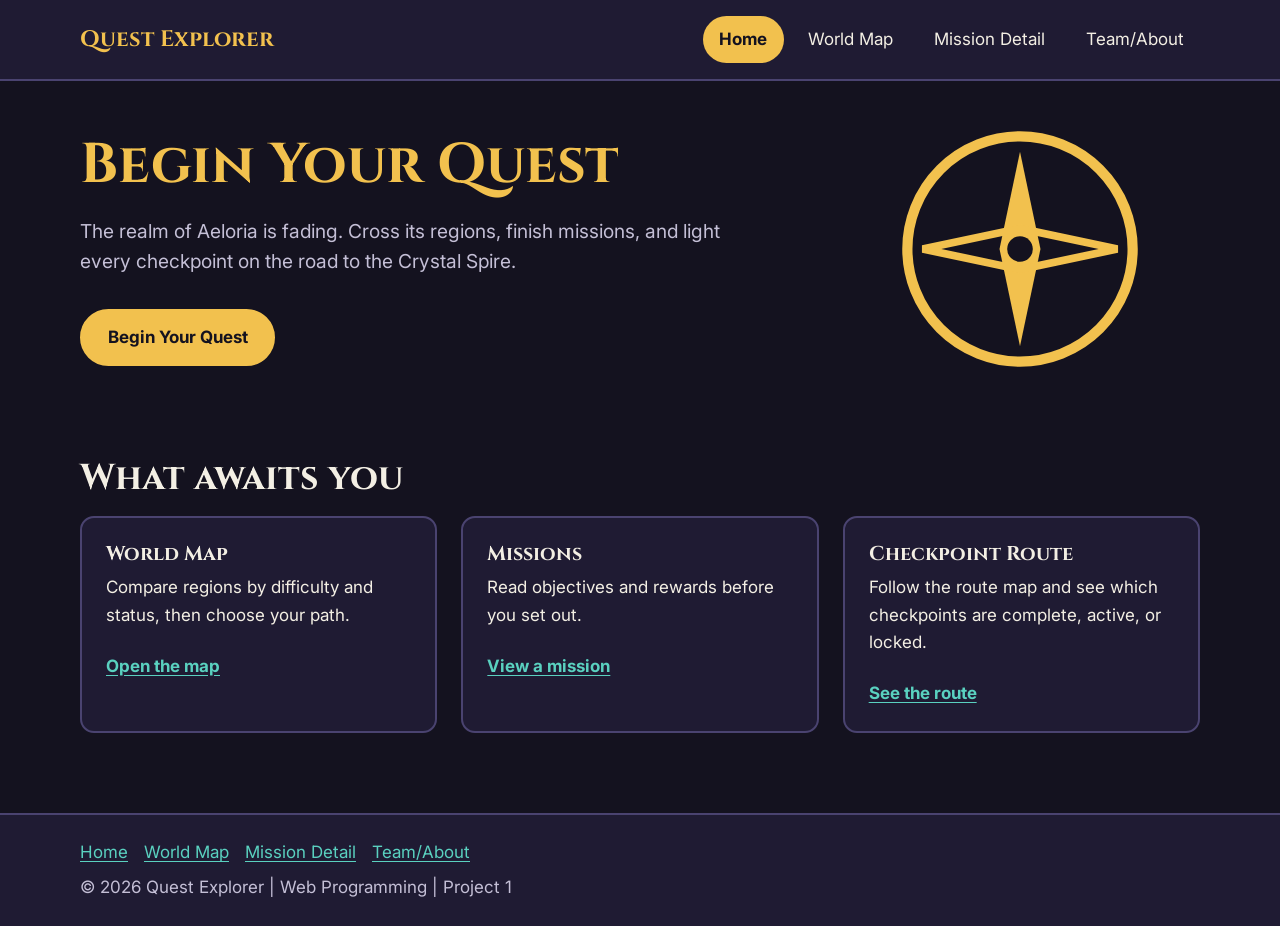
<file: index.html>
<!DOCTYPE html>
<html lang="en">
<head>
  <meta charset="utf-8">
  <meta name="viewport" content="width=device-width, initial-scale=1">
  <title>Quest Explorer | Home</title>
  <meta name="description" content="Quest Explorer is a fun adventure world you explore region by region.">
  <link rel="preconnect" href="https://fonts.googleapis.com">
  <link rel="preconnect" href="https://fonts.gstatic.com" crossorigin>
  <link href="https://fonts.googleapis.com/css2?family=Cinzel:wght@600;700&family=Inter:wght@400;600;700&display=swap" rel="stylesheet">
  <link rel="stylesheet" href="css/tokens.css">
  <link rel="stylesheet" href="css/base.css">
  <link rel="stylesheet" href="css/components.css">
  <link rel="stylesheet" href="css/layout.css">
  <link rel="stylesheet" href="css/motion.css">
</head>
<body>
  <a class="skip-link" href="#main">Skip to main content</a>

  <header class="site-header">
    <div class="container">
      <a class="brand" href="index.html">Quest Explorer</a>
      <nav aria-label="Main">
        <ul class="nav-list">
          <li><a href="index.html" aria-current="page">Home</a></li>
          <li><a href="map.html">World Map</a></li>
          <li><a href="mission.html">Mission Detail</a></li>
          <li><a href="about.html">Team/About</a></li>
        </ul>
      </nav>
    </div>
  </header>

  <main id="main">
    <section class="hero" aria-labelledby="hero-title">
      <div class="container">
        <div class="stack">
          <h1 id="hero-title">Begin Your Quest</h1>
          <p class="lead">The realm of Aeloria is fading. Cross its regions, finish missions, and light every checkpoint on the road to the Crystal Spire.</p>
          <a class="btn" href="map.html">Begin Your Quest</a>
        </div>
        <svg class="hero-emblem" viewBox="0 0 100 100" role="img" aria-label="Golden compass emblem">
          <circle cx="50" cy="50" r="44" fill="none" stroke="currentColor" stroke-width="4"/>
          <polygon points="50,12 58,50 50,88 42,50" fill="currentColor"/>
          <polygon points="12,50 50,42 88,50 50,58" fill="none" stroke="currentColor" stroke-width="3"/>
          <circle cx="50" cy="50" r="5" fill="#14121f"/>
        </svg>
      </div>
    </section>

    <section aria-labelledby="features-title">
      <div class="container">
        <h2 id="features-title">What awaits you</h2>
        <div class="features">
          <article class="card">
            <h3>World Map</h3>
            <p>Compare regions by difficulty and status, then choose your path.</p>
            <a class="card-link" href="map.html">Open the map</a>
          </article>
          <article class="card">
            <h3>Missions</h3>
            <p>Read objectives and rewards before you set out.</p>
            <a class="card-link" href="mission.html">View a mission</a>
          </article>
          <article class="card">
            <h3>Checkpoint Route</h3>
            <p>Follow the route map and see which checkpoints are complete, active, or locked.</p>
            <a class="card-link" href="mission.html#route">See the route</a>
          </article>
        </div>
      </div>
    </section>
  </main>

  <footer class="site-footer">
    <div class="container">
      <nav aria-label="Footer">
        <ul>
          <li><a href="index.html">Home</a></li>
          <li><a href="map.html">World Map</a></li>
          <li><a href="mission.html">Mission Detail</a></li>
          <li><a href="about.html">Team/About</a></li>
        </ul>
      </nav>
      <p>&copy; 2026 Quest Explorer | Web Programming | Project 1</p>
    </div>
  </footer>
</body>
</html>
</file>
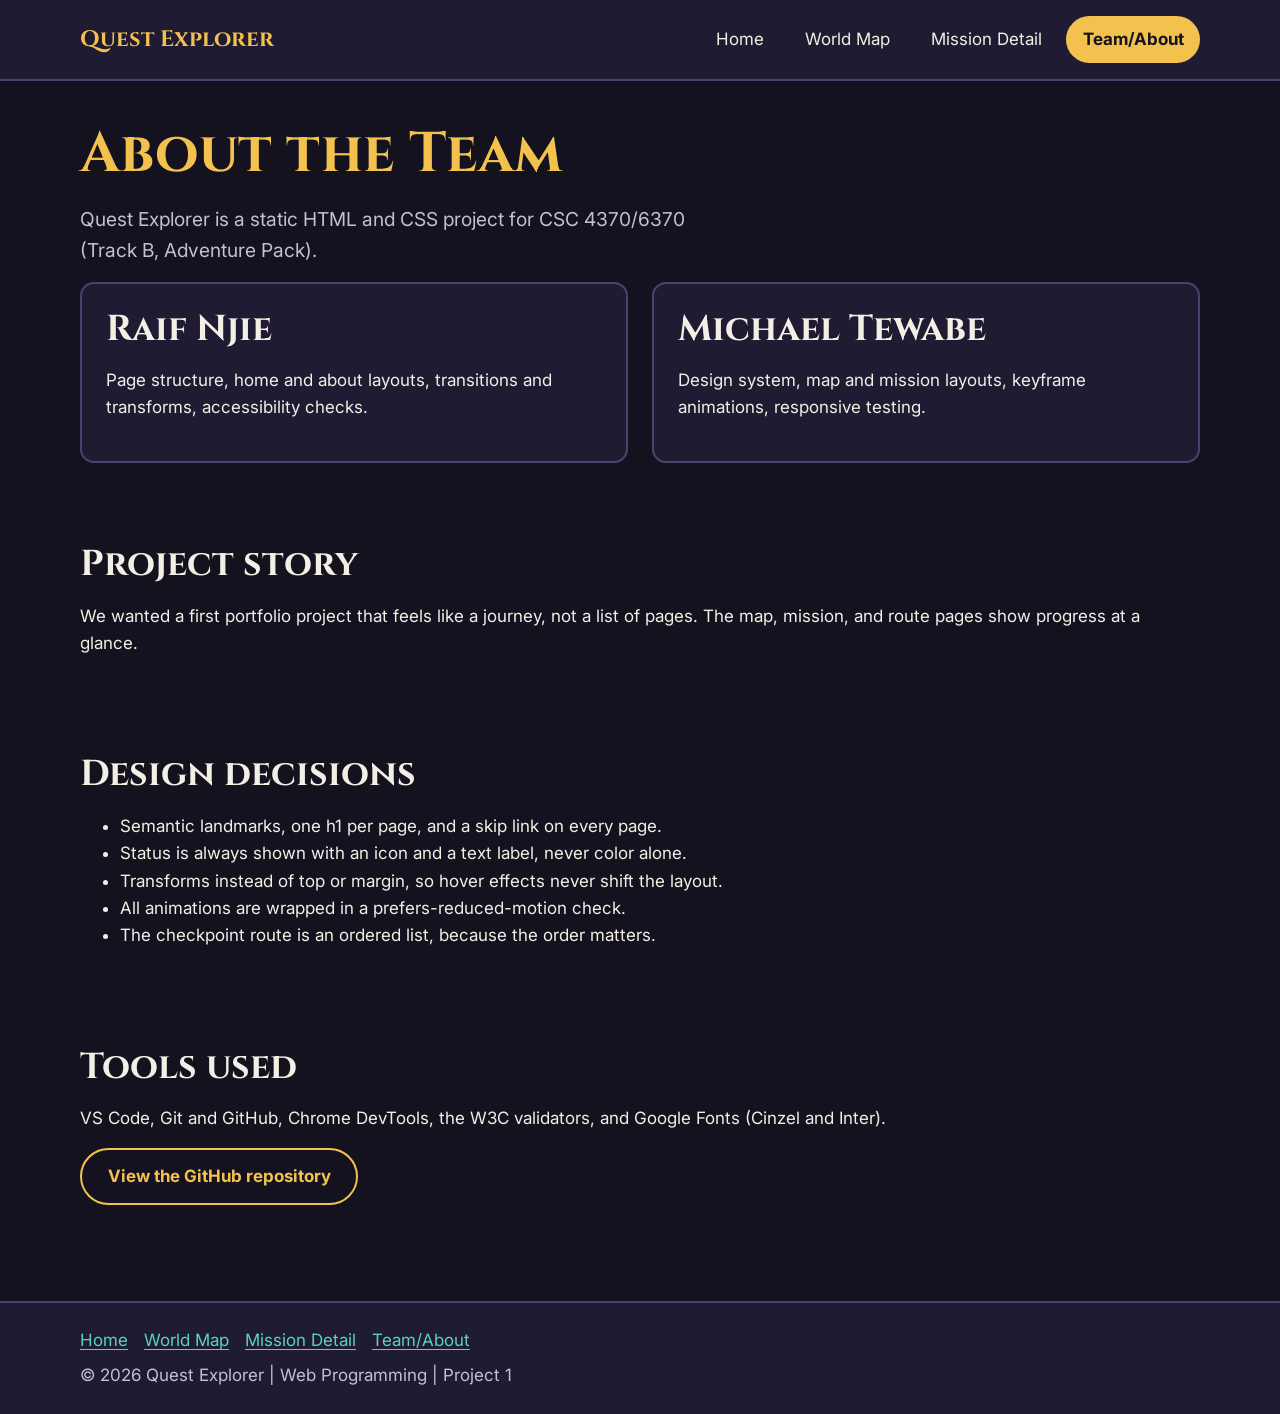
<file: about.html>
<!DOCTYPE html>
<html lang="en">
<head>
  <meta charset="utf-8">
  <meta name="viewport" content="width=device-width, initial-scale=1">
  <title>Quest Explorer | Team/About</title>
  <meta name="description" content="The team, story, and design decisions behind Quest Explorer.">
  <link rel="preconnect" href="https://fonts.googleapis.com">
  <link rel="preconnect" href="https://fonts.gstatic.com" crossorigin>
  <link href="https://fonts.googleapis.com/css2?family=Cinzel:wght@600;700&family=Inter:wght@400;600;700&display=swap" rel="stylesheet">
  <link rel="stylesheet" href="css/tokens.css">
  <link rel="stylesheet" href="css/base.css">
  <link rel="stylesheet" href="css/components.css">
  <link rel="stylesheet" href="css/layout.css">
  <link rel="stylesheet" href="css/motion.css">
</head>
<body>
  <a class="skip-link" href="#main">Skip to main content</a>

  <header class="site-header">
    <div class="container">
      <a class="brand" href="index.html">Quest Explorer</a>
      <nav aria-label="Main">
        <ul class="nav-list">
          <li><a href="index.html">Home</a></li>
          <li><a href="map.html">World Map</a></li>
          <li><a href="mission.html">Mission Detail</a></li>
          <li><a href="about.html" aria-current="page">Team/About</a></li>
        </ul>
      </nav>
    </div>
  </header>

  <main id="main">
    <div class="container">
      <section aria-labelledby="about-title">
        <h1 id="about-title">About the Team</h1>
        <p class="lead">Quest Explorer is a static HTML and CSS project for CSC 4370/6370 (Track B, Adventure Pack).</p>
        <div class="team-grid">
          <article class="card">
            <h2>Raif Njie</h2>
            <p>Page structure, home and about layouts, transitions and transforms, accessibility checks.</p>
          </article>
          <article class="card">
            <h2>Michael Tewabe</h2>
            <p>Design system, map and mission layouts, keyframe animations, responsive testing.</p>
          </article>
        </div>
      </section>

      <section aria-labelledby="story-title">
        <h2 id="story-title">Project story</h2>
        <p>We wanted a first portfolio project that feels like a journey, not a list of pages. The map, mission, and route pages show progress at a glance.</p>
      </section>

      <section aria-labelledby="design-title">
        <h2 id="design-title">Design decisions</h2>
        <ul>
          <li>Semantic landmarks, one h1 per page, and a skip link on every page.</li>
          <li>Status is always shown with an icon and a text label, never color alone.</li>
          <li>Transforms instead of top or margin, so hover effects never shift the layout.</li>
          <li>All animations are wrapped in a prefers-reduced-motion check.</li>
          <li>The checkpoint route is an ordered list, because the order matters.</li>
        </ul>
      </section>

      <section aria-labelledby="tools-title">
        <h2 id="tools-title">Tools used</h2>
        <p>VS Code, Git and GitHub, Chrome DevTools, the W3C validators, and Google Fonts (Cinzel and Inter).</p>
        <p><a class="btn btn-outline" href="https://github.com/raifnjie/web-prog-project1-team-reedmii/tree/main">View the GitHub repository</a></p>
      </section>
    </div>
  </main>

  <footer class="site-footer">
    <div class="container">
      <nav aria-label="Footer">
        <ul>
          <li><a href="index.html">Home</a></li>
          <li><a href="map.html">World Map</a></li>
          <li><a href="mission.html">Mission Detail</a></li>
          <li><a href="about.html">Team/About</a></li>
        </ul>
      </nav>
      <p>&copy; 2026 Quest Explorer | Web Programming | Project 1</p>
    </div>
  </footer>
</body>
</html>
</file>
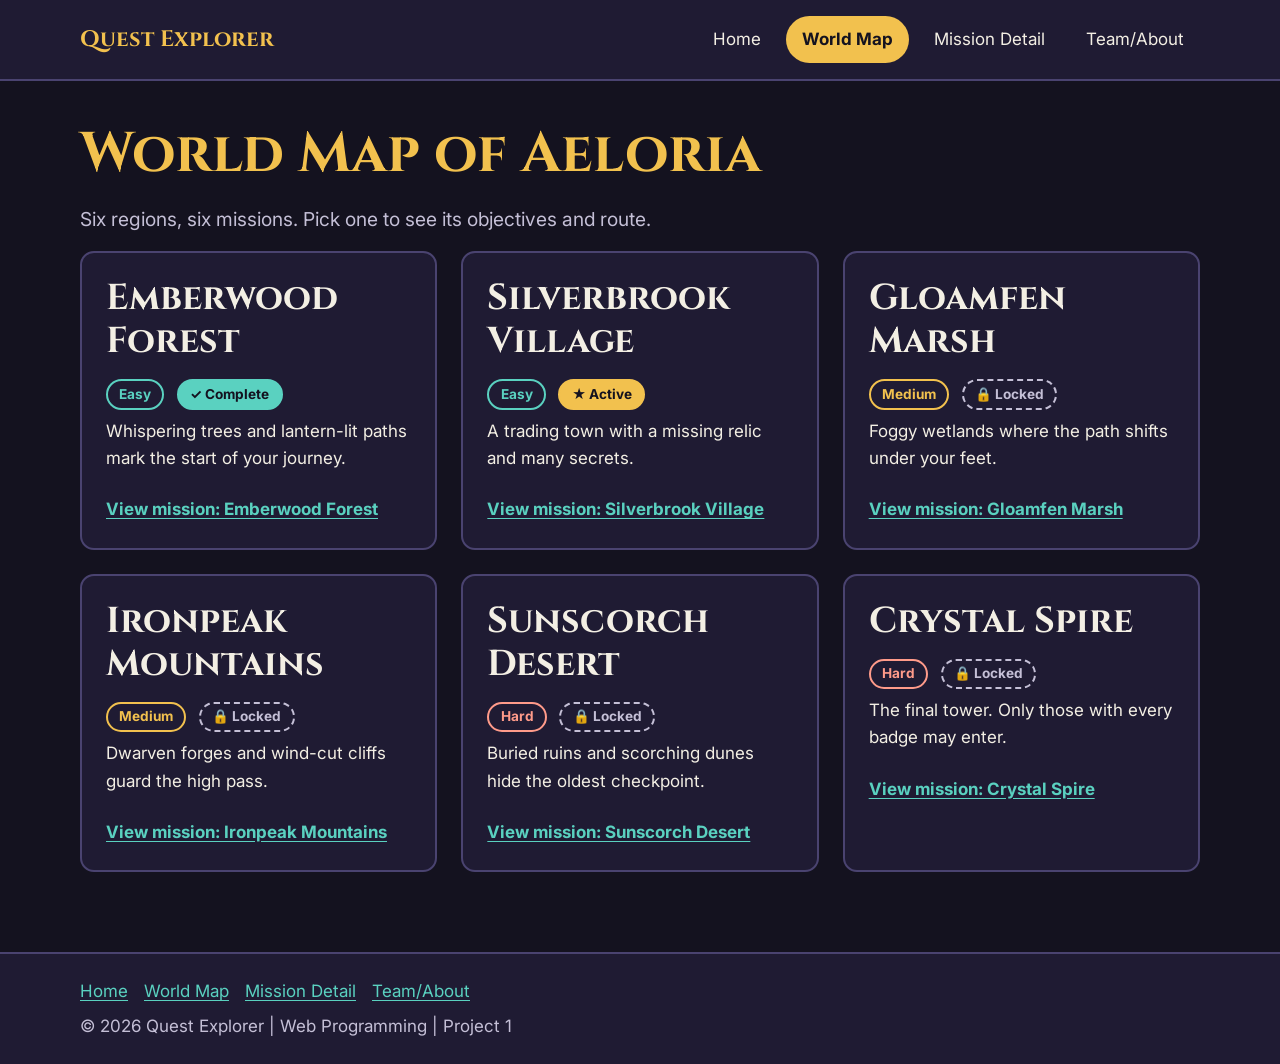
<file: map.html>
<!DOCTYPE html>
<html lang="en">
<head>
  <meta charset="utf-8">
  <meta name="viewport" content="width=device-width, initial-scale=1">
  <title>Quest Explorer | World Map</title>
  <meta name="description" content="Choose a region of Aeloria and compare difficulty and progress.">
  <link rel="preconnect" href="https://fonts.googleapis.com">
  <link rel="preconnect" href="https://fonts.gstatic.com" crossorigin>
  <link href="https://fonts.googleapis.com/css2?family=Cinzel:wght@600;700&family=Inter:wght@400;600;700&display=swap" rel="stylesheet">
  <link rel="stylesheet" href="css/tokens.css">
  <link rel="stylesheet" href="css/base.css">
  <link rel="stylesheet" href="css/components.css">
  <link rel="stylesheet" href="css/layout.css">
  <link rel="stylesheet" href="css/motion.css">
</head>
<body>
  <a class="skip-link" href="#main">Skip to main content</a>

  <header class="site-header">
    <div class="container">
      <a class="brand" href="index.html">Quest Explorer</a>
      <nav aria-label="Main">
        <ul class="nav-list">
          <li><a href="index.html">Home</a></li>
          <li><a href="map.html" aria-current="page">World Map</a></li>
          <li><a href="mission.html">Mission Detail</a></li>
          <li><a href="about.html">Team/About</a></li>
        </ul>
      </nav>
    </div>
  </header>

  <main id="main">
    <section aria-labelledby="map-title">
      <div class="container">
        <h1 id="map-title">World Map of Aeloria</h1>
        <p class="lead">Six regions, six missions. Pick one to see its objectives and route.</p>

        <div class="map-grid">
          <article class="card">
            <h2>Emberwood Forest</h2>
            <div class="region-meta">
              <span class="badge badge-easy">Easy</span>
              <span class="status status-complete">&#10003; Complete</span>
            </div>
            <p>Whispering trees and lantern-lit paths mark the start of your journey.</p>
            <a class="card-link" href="mission.html">View mission: Emberwood Forest</a>
          </article>

          <article class="card">
            <h2>Silverbrook Village</h2>
            <div class="region-meta">
              <span class="badge badge-easy">Easy</span>
              <span class="status status-active">&#9733; Active</span>
            </div>
            <p>A trading town with a missing relic and many secrets.</p>
            <a class="card-link" href="mission.html">View mission: Silverbrook Village</a>
          </article>

          <article class="card">
            <h2>Gloamfen Marsh</h2>
            <div class="region-meta">
              <span class="badge badge-medium">Medium</span>
              <span class="status status-locked">&#128274; Locked</span>
            </div>
            <p>Foggy wetlands where the path shifts under your feet.</p>
            <a class="card-link" href="mission.html">View mission: Gloamfen Marsh</a>
          </article>

          <article class="card">
            <h2>Ironpeak Mountains</h2>
            <div class="region-meta">
              <span class="badge badge-medium">Medium</span>
              <span class="status status-locked">&#128274; Locked</span>
            </div>
            <p>Dwarven forges and wind-cut cliffs guard the high pass.</p>
            <a class="card-link" href="mission.html">View mission: Ironpeak Mountains</a>
          </article>

          <article class="card">
            <h2>Sunscorch Desert</h2>
            <div class="region-meta">
              <span class="badge badge-hard">Hard</span>
              <span class="status status-locked">&#128274; Locked</span>
            </div>
            <p>Buried ruins and scorching dunes hide the oldest checkpoint.</p>
            <a class="card-link" href="mission.html">View mission: Sunscorch Desert</a>
          </article>

          <article class="card">
            <h2>Crystal Spire</h2>
            <div class="region-meta">
              <span class="badge badge-hard">Hard</span>
              <span class="status status-locked">&#128274; Locked</span>
            </div>
            <p>The final tower. Only those with every badge may enter.</p>
            <a class="card-link" href="mission.html">View mission: Crystal Spire</a>
          </article>
        </div>
      </div>
    </section>
  </main>

  <footer class="site-footer">
    <div class="container">
      <nav aria-label="Footer">
        <ul>
          <li><a href="index.html">Home</a></li>
          <li><a href="map.html">World Map</a></li>
          <li><a href="mission.html">Mission Detail</a></li>
          <li><a href="about.html">Team/About</a></li>
        </ul>
      </nav>
      <p>&copy; 2026 Quest Explorer | Web Programming | Project 1</p>
    </div>
  </footer>
</body>
</html>
</file>
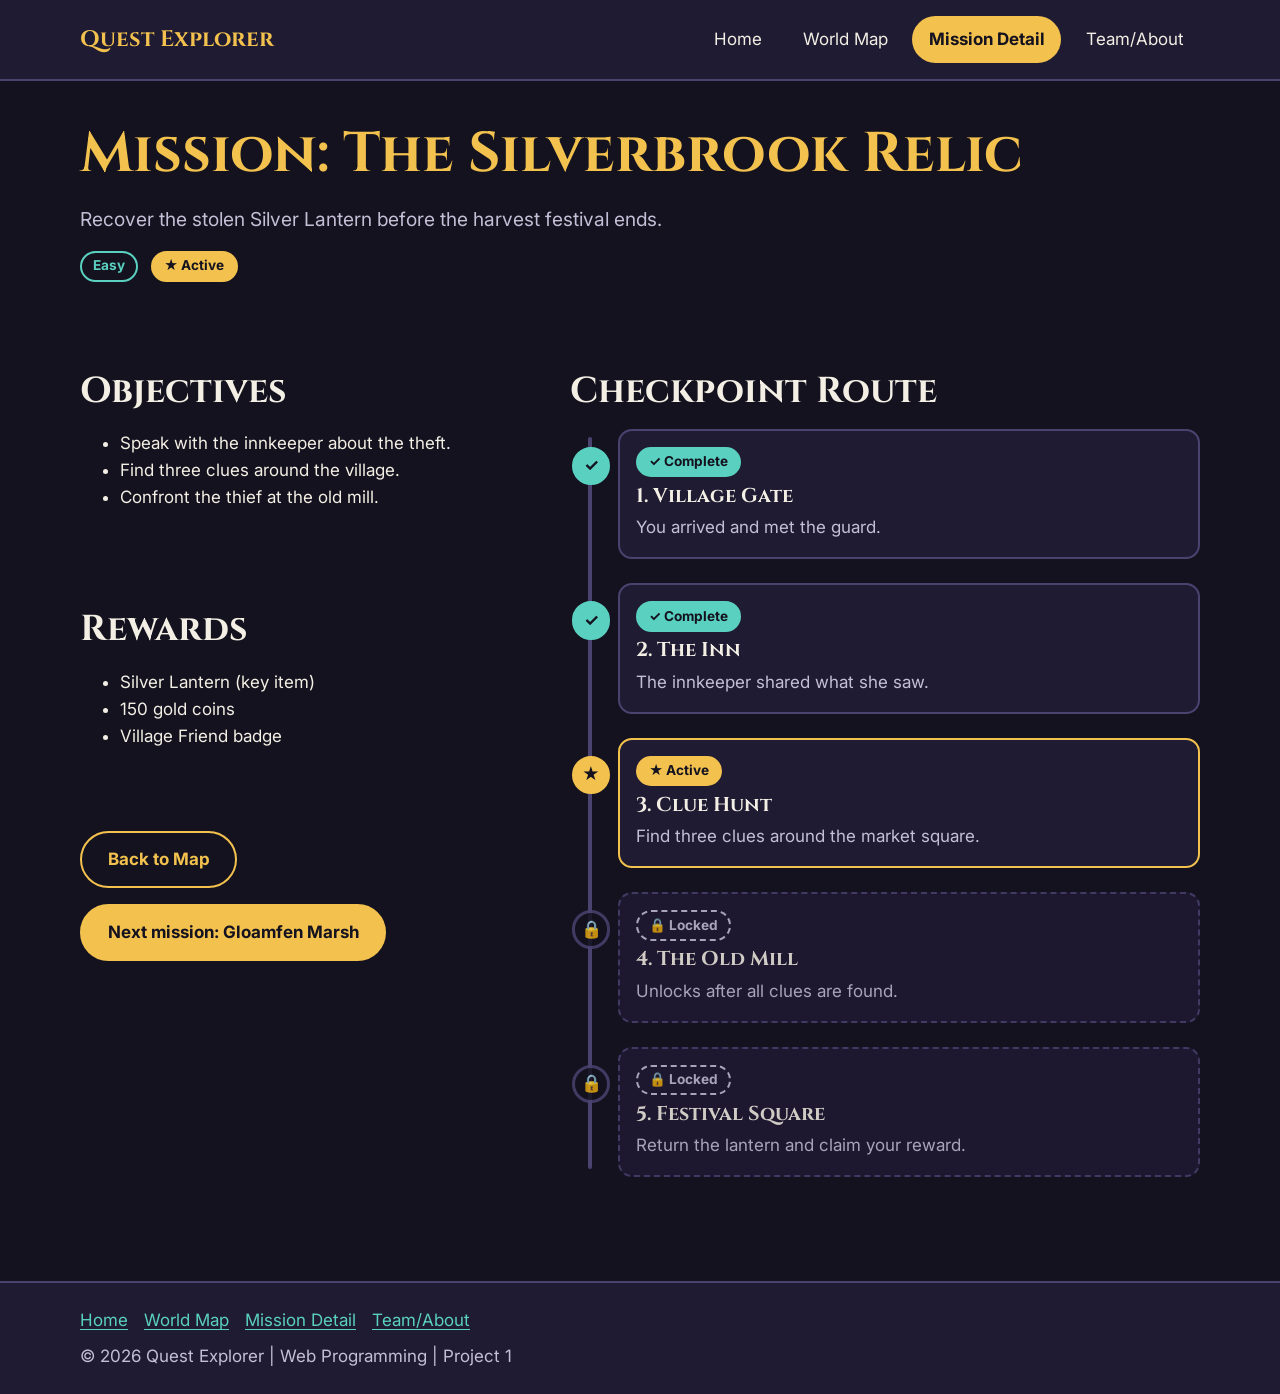
<file: mission.html>
<!DOCTYPE html>
<html lang="en">
<head>
  <meta charset="utf-8">
  <meta name="viewport" content="width=device-width, initial-scale=1">
  <title>Quest Explorer | Mission Detail</title>
  <meta name="description" content="Mission objectives, rewards, and the checkpoint route for Silverbrook Village.">
  <link rel="preconnect" href="https://fonts.googleapis.com">
  <link rel="preconnect" href="https://fonts.gstatic.com" crossorigin>
  <link href="https://fonts.googleapis.com/css2?family=Cinzel:wght@600;700&family=Inter:wght@400;600;700&display=swap" rel="stylesheet">
  <link rel="stylesheet" href="css/tokens.css">
  <link rel="stylesheet" href="css/base.css">
  <link rel="stylesheet" href="css/components.css">
  <link rel="stylesheet" href="css/layout.css">
  <link rel="stylesheet" href="css/motion.css">
</head>
<body>
  <a class="skip-link" href="#main">Skip to main content</a>

  <header class="site-header">
    <div class="container">
      <a class="brand" href="index.html">Quest Explorer</a>
      <nav aria-label="Main">
        <ul class="nav-list">
          <li><a href="index.html">Home</a></li>
          <li><a href="map.html">World Map</a></li>
          <li><a href="mission.html" aria-current="page">Mission Detail</a></li>
          <li><a href="about.html">Team/About</a></li>
        </ul>
      </nav>
    </div>
  </header>

  <main id="main">
    <div class="container">
      <section aria-labelledby="mission-title">
        <h1 id="mission-title">Mission: The Silverbrook Relic</h1>
        <p class="lead">Recover the stolen Silver Lantern before the harvest festival ends.</p>
        <div class="region-meta">
          <span class="badge badge-easy">Easy</span>
          <span class="status status-active">&#9733; Active</span>
        </div>
      </section>

      <div class="mission-layout">
        <div>
          <section aria-labelledby="obj-title">
            <h2 id="obj-title">Objectives</h2>
            <ul>
              <li>Speak with the innkeeper about the theft.</li>
              <li>Find three clues around the village.</li>
              <li>Confront the thief at the old mill.</li>
            </ul>
          </section>

          <section aria-labelledby="rew-title">
            <h2 id="rew-title">Rewards</h2>
            <ul>
              <li>Silver Lantern (key item)</li>
              <li>150 gold coins</li>
              <li>Village Friend badge</li>
            </ul>
          </section>

          <div class="mission-links">
            <a class="btn btn-outline" href="map.html">Back to Map</a>
            <a class="btn" href="mission.html">Next mission: Gloamfen Marsh</a>
          </div>
        </div>

        <section id="route" aria-labelledby="route-title">
          <h2 id="route-title">Checkpoint Route</h2>
          <ol class="timeline">
            <li class="checkpoint is-complete">
              <span class="marker" aria-hidden="true">&#10003;</span>
              <span class="status status-complete">&#10003; Complete</span>
              <h3>1. Village Gate</h3>
              <p>You arrived and met the guard.</p>
            </li>
            <li class="checkpoint is-complete">
              <span class="marker" aria-hidden="true">&#10003;</span>
              <span class="status status-complete">&#10003; Complete</span>
              <h3>2. The Inn</h3>
              <p>The innkeeper shared what she saw.</p>
            </li>
            <li class="checkpoint is-active">
              <span class="marker" aria-hidden="true">&#9733;</span>
              <span class="status status-active">&#9733; Active</span>
              <h3>3. Clue Hunt</h3>
              <p>Find three clues around the market square.</p>
            </li>
            <li class="checkpoint is-locked">
              <span class="marker" aria-hidden="true">&#128274;</span>
              <span class="status status-locked">&#128274; Locked</span>
              <h3>4. The Old Mill</h3>
              <p>Unlocks after all clues are found.</p>
            </li>
            <li class="checkpoint is-locked">
              <span class="marker" aria-hidden="true">&#128274;</span>
              <span class="status status-locked">&#128274; Locked</span>
              <h3>5. Festival Square</h3>
              <p>Return the lantern and claim your reward.</p>
            </li>
          </ol>
        </section>
      </div>
    </div>
  </main>

  <footer class="site-footer">
    <div class="container">
      <nav aria-label="Footer">
        <ul>
          <li><a href="index.html">Home</a></li>
          <li><a href="map.html">World Map</a></li>
          <li><a href="mission.html">Mission Detail</a></li>
          <li><a href="about.html">Team/About</a></li>
        </ul>
      </nav>
      <p>&copy; 2026 Quest Explorer | Web Programming | Project 1</p>
    </div>
  </footer>
</body>
</html>
</file>
<file: css/tokens.css>
:root {
    /* Colors (text on bg is about 15:1, muted about 8:1, gold on bg about 10:1) */
    --bg: #14121f;
    --surface: #1f1b33;
    --surface-2: #2a2545;
    --text: #f3efe4;
    --muted: #c4bfd6;
    --gold: #f2c14e;
    --teal: #5ad1c0;
    --danger: #ff9b8a;
    --line: #4a4370;
    --on-accent: #14121f;
  
    /* Type */
    --font-display: "Cinzel", Georgia, serif;
    --font-body: "Inter", "Segoe UI", system-ui, sans-serif;
    --fs-body: 1.0625rem;
    --fs-h1: clamp(2rem, 6vw, 3.5rem);
    --fs-h2: clamp(1.5rem, 4vw, 2.25rem);
    --fs-h3: 1.25rem;
  
    /* Spacing */
    --space-1: 0.5rem;
    --space-2: 1rem;
    --space-3: 1.5rem;
    --space-4: 2.5rem;
    --space-5: 4rem;
    --radius: 14px;
    --maxw: 72rem;
  
    /* Motion */
    --speed: 0.25s;
    --ease: ease;
  }
</file>
<file: css/base.css>
*, *::before, *::after { box-sizing: border-box; }

html { scroll-behavior: smooth; }

body {
  margin: 0;
  background: var(--bg);
  color: var(--text);
  font-family: var(--font-body);
  font-size: var(--fs-body);
  line-height: 1.6;
}

h1, h2, h3 {
  font-family: var(--font-display);
  line-height: 1.2;
  margin: 0 0 var(--space-2);
}
h1 { font-size: var(--fs-h1); color: var(--gold); }
h2 { font-size: var(--fs-h2); }
h3 { font-size: var(--fs-h3); }
p { margin: 0 0 var(--space-2); }
img, svg { max-width: 100%; height: auto; }

a { color: var(--teal); text-underline-offset: 3px; }

/* Visible focus for everything interactive */
:focus-visible {
  outline: 3px solid var(--gold);
  outline-offset: 3px;
}

/* Skip link */
.skip-link {
  position: absolute;
  left: var(--space-2);
  top: -5rem;
  background: var(--gold);
  color: var(--on-accent);
  padding: var(--space-1) var(--space-2);
  border-radius: 8px;
  font-weight: 700;
  z-index: 100;
}
.skip-link:focus { top: var(--space-1); }

.container {
  width: 100%;
  max-width: var(--maxw);
  margin-inline: auto;
  padding-inline: var(--space-2);
}
section { padding-block: var(--space-4); }
</file>
<file: css/components.css>
/* ===== HEADER / NAV ===== */
.site-header {
    background: var(--surface);
    border-bottom: 2px solid var(--line);
  }
  .site-header .container {
    display: flex;
    flex-wrap: wrap;
    align-items: center;
    justify-content: space-between;
    gap: var(--space-2);
    padding-block: var(--space-2);
  }
  .brand {
    font-family: var(--font-display);
    font-size: 1.4rem;
    font-weight: 700;
    color: var(--gold);
    text-decoration: none;
  }
  .nav-list {
    display: flex;
    flex-wrap: wrap;
    gap: var(--space-1);
    list-style: none;
    margin: 0;
    padding: 0;
  }
  .nav-list a {
    display: block;
    padding: 0.5rem 0.9rem;
    border-radius: 999px;
    color: var(--text);
    text-decoration: none;
    border: 2px solid transparent;
  }
  .nav-list a:hover { background: var(--surface-2); border-color: var(--line); }
  .nav-list a[aria-current="page"] {
    background: var(--gold);
    color: var(--on-accent);
    font-weight: 700;
  }
  
  /* ===== BUTTONS ===== */
  .btn {
    display: inline-block;
    padding: 0.8rem 1.6rem;
    border-radius: 999px;
    background: var(--gold);
    color: var(--on-accent);
    font-weight: 700;
    text-decoration: none;
    border: 2px solid var(--gold);
  }
  .btn:hover { background: var(--teal); border-color: var(--teal); }
  .btn-outline { background: transparent; color: var(--gold); }
  .btn-outline:hover { color: var(--on-accent); }
  
  /* ===== CARDS ===== */
  .card {
    background: var(--surface);
    border: 2px solid var(--line);
    border-radius: var(--radius);
    padding: var(--space-3);
  }
  .card h3 { margin-bottom: var(--space-1); }
  .card-link { display: inline-block; margin-top: var(--space-1); font-weight: 700; }
  
  /* ===== BADGES & STATUS (always icon + text, never color alone) ===== */
  .badge, .status {
    display: inline-block;
    padding: 0.15rem 0.7rem;
    border-radius: 999px;
    font-size: 0.85rem;
    font-weight: 700;
    border: 2px solid currentColor;
    margin-right: 0.4rem;
  }
  .badge-easy { color: var(--teal); }
  .badge-medium { color: var(--gold); }
  .badge-hard { color: var(--danger); }
  .status-complete { background: var(--teal); color: var(--on-accent); border-color: var(--teal); }
  .status-active { background: var(--gold); color: var(--on-accent); border-color: var(--gold); }
  .status-locked { background: transparent; color: var(--muted); border-style: dashed; }
  
  /* ===== TIMELINE (Adventure Pack route map) ===== */
  .timeline {
    position: relative;
    list-style: none;
    margin: 0;
    padding: 0 0 0 3rem;
  }
  .timeline::before {
    content: "";
    position: absolute;
    left: 1.1rem;
    top: 0.5rem;
    bottom: 0.5rem;
    width: 4px;
    border-radius: 2px;
    background: var(--line);
    transform-origin: top;
  }
  .checkpoint {
    position: relative;
    margin-bottom: var(--space-3);
    padding: var(--space-2);
    background: var(--surface);
    border: 2px solid var(--line);
    border-radius: var(--radius);
  }
  .checkpoint h3 { margin: 0.4rem 0; }
  .checkpoint p { margin: 0; color: var(--muted); }
  .marker {
    position: absolute;
    left: -3rem;
    top: 1rem;
    width: 2.4rem;
    height: 2.4rem;
    display: grid;
    place-items: center;
    border-radius: 50%;
    border: 3px solid var(--line);
    background: var(--bg);
    font-weight: 700;
  }
  .is-complete .marker { background: var(--teal); border-color: var(--teal); color: var(--on-accent); }
  .is-active { border-color: var(--gold); }
  .is-active .marker { background: var(--gold); border-color: var(--gold); color: var(--on-accent); }
  .is-locked { opacity: 0.85; border-style: dashed; }
  
  /* ===== FOOTER ===== */
  .site-footer {
    background: var(--surface);
    border-top: 2px solid var(--line);
    padding-block: var(--space-3);
    margin-top: var(--space-4);
  }
  .site-footer ul { list-style: none; display: flex; flex-wrap: wrap; gap: var(--space-2); padding: 0; margin: 0 0 var(--space-1); }
  .site-footer p { color: var(--muted); margin: 0; }
</file>
<file: css/layout.css>
/* Mobile-first. Breakpoints: 480, 700, 1024 */

/* ===== SHARED ===== */
.lead { font-size: 1.2rem; color: var(--muted); max-width: 40rem; }
.stack > * + * { margin-top: var(--space-2); }

/* ===== HOME ===== */
.hero .container {
  display: grid;
  gap: var(--space-4);
  align-items: center;
}
.hero-emblem { width: 10rem; justify-self: center; color: var(--gold); }
.features { display: grid; gap: var(--space-3); }

/* ===== MAP ===== */
.map-grid { display: grid; gap: var(--space-3); grid-template-columns: 1fr; }
.region-meta { display: flex; flex-wrap: wrap; gap: 0.4rem; margin-bottom: var(--space-1); }

/* ===== MISSION ===== */
.mission-layout { display: grid; gap: var(--space-4); }
.mission-links { display: flex; flex-wrap: wrap; gap: var(--space-2); margin-top: var(--space-3); }

/* ===== ABOUT ===== */
.team-grid { display: grid; gap: var(--space-3); }

@media (min-width: 480px) {
  .hero-emblem { width: 12rem; }
}

/* Tablet: two-column hero, three feature cards, two-column map and team */
@media (min-width: 700px) {
  .hero .container { grid-template-columns: 2fr 1fr; }
  .features { grid-template-columns: repeat(3, 1fr); }
  .map-grid { grid-template-columns: repeat(2, 1fr); }
  .team-grid { grid-template-columns: repeat(2, 1fr); }
}

@media (min-width: 1024px) {
  .map-grid { grid-template-columns: repeat(3, 1fr); }
  .mission-layout { grid-template-columns: 1fr 1.4fr; align-items: start; }
  .hero-emblem { width: 16rem; }
}
</file>
<file: css/motion.css>
/* ===== TRANSITIONS (always on, tiny and safe) ===== */
.card, .btn, .nav-list a, .checkpoint {
    transition: transform var(--speed) var(--ease),
                box-shadow var(--speed) var(--ease),
                background-color var(--speed) var(--ease),
                border-color var(--speed) var(--ease),
                color var(--speed) var(--ease);
  }
  
  /* ===== TRANSFORMS (not top/margin, so the layout never shifts) ===== */
  .card:hover, .card:focus-within { transform: translateY(-6px) scale(1.02); box-shadow: 0 12px 24px rgba(0, 0, 0, 0.45); }
  .btn:hover, .btn:focus-visible { transform: translateY(-2px); }
  .badge { transition: transform var(--speed) var(--ease); }
  .badge:hover { transform: rotate(-6deg); }
  .hero-emblem { transition: transform var(--speed) var(--ease); }
  .hero-emblem:hover { transform: rotate(15deg); }
  
  /* ===== KEYFRAME ANIMATIONS (only when the user allows motion) ===== */
  @media (prefers-reduced-motion: no-preference) {
    /* 1. Route progress: the checkpoint line draws downward */
    .timeline::before { animation: route-draw 1.6s var(--ease) both; }
    @keyframes route-draw {
      from { transform: scaleY(0); }
      to { transform: scaleY(1); }
    }
  
    /* 2. Active checkpoint pulse: the current marker gently grows and shrinks */
    .is-active .marker { animation: pulse 2s ease-in-out infinite; }
    @keyframes pulse {
      0%, 100% { transform: scale(1); }
      50% { transform: scale(1.18); }
    }
  
    /* 3. Hero emblem float */
    .hero-emblem { animation: float 6s ease-in-out infinite; }
    @keyframes float {
      0%, 100% { transform: translateY(0); }
      50% { transform: translateY(-10px); }
    }
  }
  
  /* ===== REDUCED MOTION: static fallback ===== */
  @media (prefers-reduced-motion: reduce) {
    html { scroll-behavior: auto; }
    *, *::before, *::after {
      animation: none !important;
      transition-duration: 0.01ms !important;
    }
    .card:hover, .card:focus-within, .btn:hover, .badge:hover, .hero-emblem:hover { transform: none; }
  }
</file>
